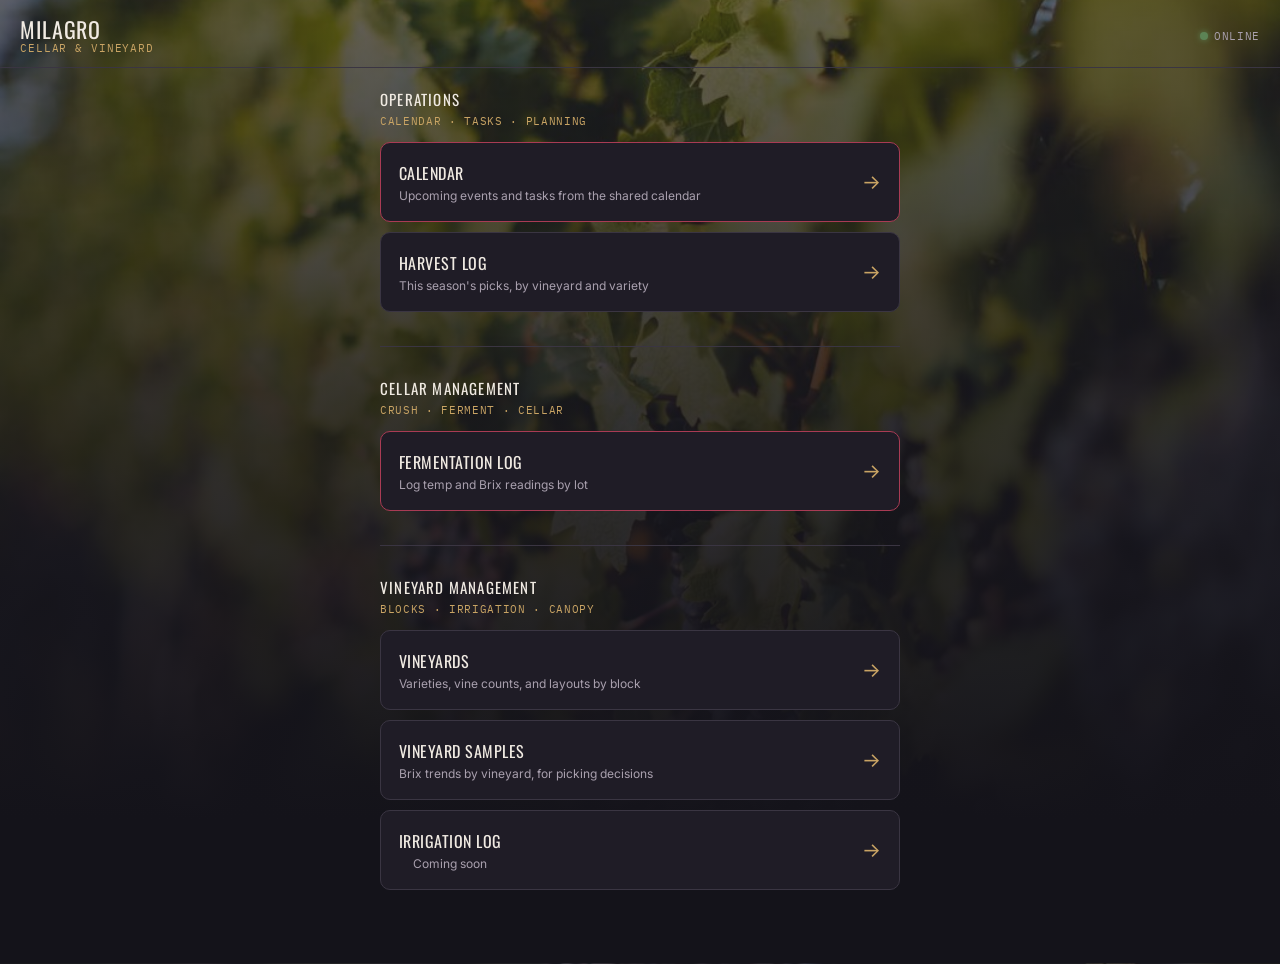
<file: index.html>
<!DOCTYPE html>
<html lang="en">
<head>
<meta charset="UTF-8" />
<meta name="viewport" content="width=device-width, initial-scale=1, viewport-fit=cover, maximum-scale=1" />
<title>Milagro</title>
<meta name="theme-color" content="#14131A" />
<link rel="manifest" href="manifest.json" />
<link rel="icon" href="icons/icon-192.png" />
<link rel="apple-touch-icon" href="icons/apple-touch-icon.png" />
<link rel="preconnect" href="https://fonts.googleapis.com">
<link href="https://fonts.googleapis.com/css2?family=Oswald:wght@500;600&family=Inter:wght@400;500;600&family=IBM+Plex+Mono:wght@400;500;600&display=swap" rel="stylesheet">
<link rel="stylesheet" href="styles.css" />
</head>
<body class="hub-page">

<header class="top">
  <div class="brand">
    <span class="mark">Milagro</span>
    <span class="sub">Cellar &amp; Vineyard</span>
  </div>
  <div class="status-dot" id="statusDot">
    <span class="dot"></span>
    <span id="statusText">Online</span>
  </div>
</header>

<main>

  <div class="hub-block">
    <div class="hub-block-title">Operations</div>
    <div class="hub-block-sub">calendar &middot; tasks &middot; planning</div>

    <a class="hub-btn primary" href="schedule.html">
      <div>
        <div class="label">Calendar</div>
        <div class="desc">Upcoming events and tasks from the shared calendar</div>
      </div>
      <span class="arrow">&rarr;</span>
    </a>

    <a class="hub-btn" href="harvest-log.html">
      <div>
        <div class="label">Harvest Log</div>
        <div class="desc">This season's picks, by vineyard and variety</div>
      </div>
      <span class="arrow">&rarr;</span>
    </a>
  </div>

  <hr class="hub-divider" />

  <div class="hub-block">
    <div class="hub-block-title">Cellar Management</div>
    <div class="hub-block-sub">crush &middot; ferment &middot; cellar</div>

    <a class="hub-btn primary" href="ferm-log.html">
      <div>
        <div class="label">Fermentation Log</div>
        <div class="desc">Log temp and Brix readings by lot</div>
      </div>
      <span class="arrow">&rarr;</span>
    </a>
  </div>

  <hr class="hub-divider" />

  <div class="hub-block">
    <div class="hub-block-title">Vineyard Management</div>
    <div class="hub-block-sub">blocks &middot; irrigation &middot; canopy</div>

    <a class="hub-btn" href="vineyards.html">
      <div>
        <div class="label">Vineyards</div>
        <div class="desc">Varieties, vine counts, and layouts by block</div>
      </div>
      <span class="arrow">&rarr;</span>
    </a>

    <a class="hub-btn" href="vineyard-samples.html">
      <div>
        <div class="label">Vineyard Samples</div>
        <div class="desc">Brix trends by vineyard, for picking decisions</div>
      </div>
      <span class="arrow">&rarr;</span>
    </a>

    <button class="hub-btn" id="irrigationBtn" type="button">
      <div>
        <div class="label">Irrigation Log</div>
        <div class="desc">Coming soon</div>
      </div>
      <span class="arrow">&rarr;</span>
    </button>
  </div>

</main>

<div id="toast"></div>

<script src="common.js"></script>
<script src="hub.js"></script>
</body>
</html>
</file>
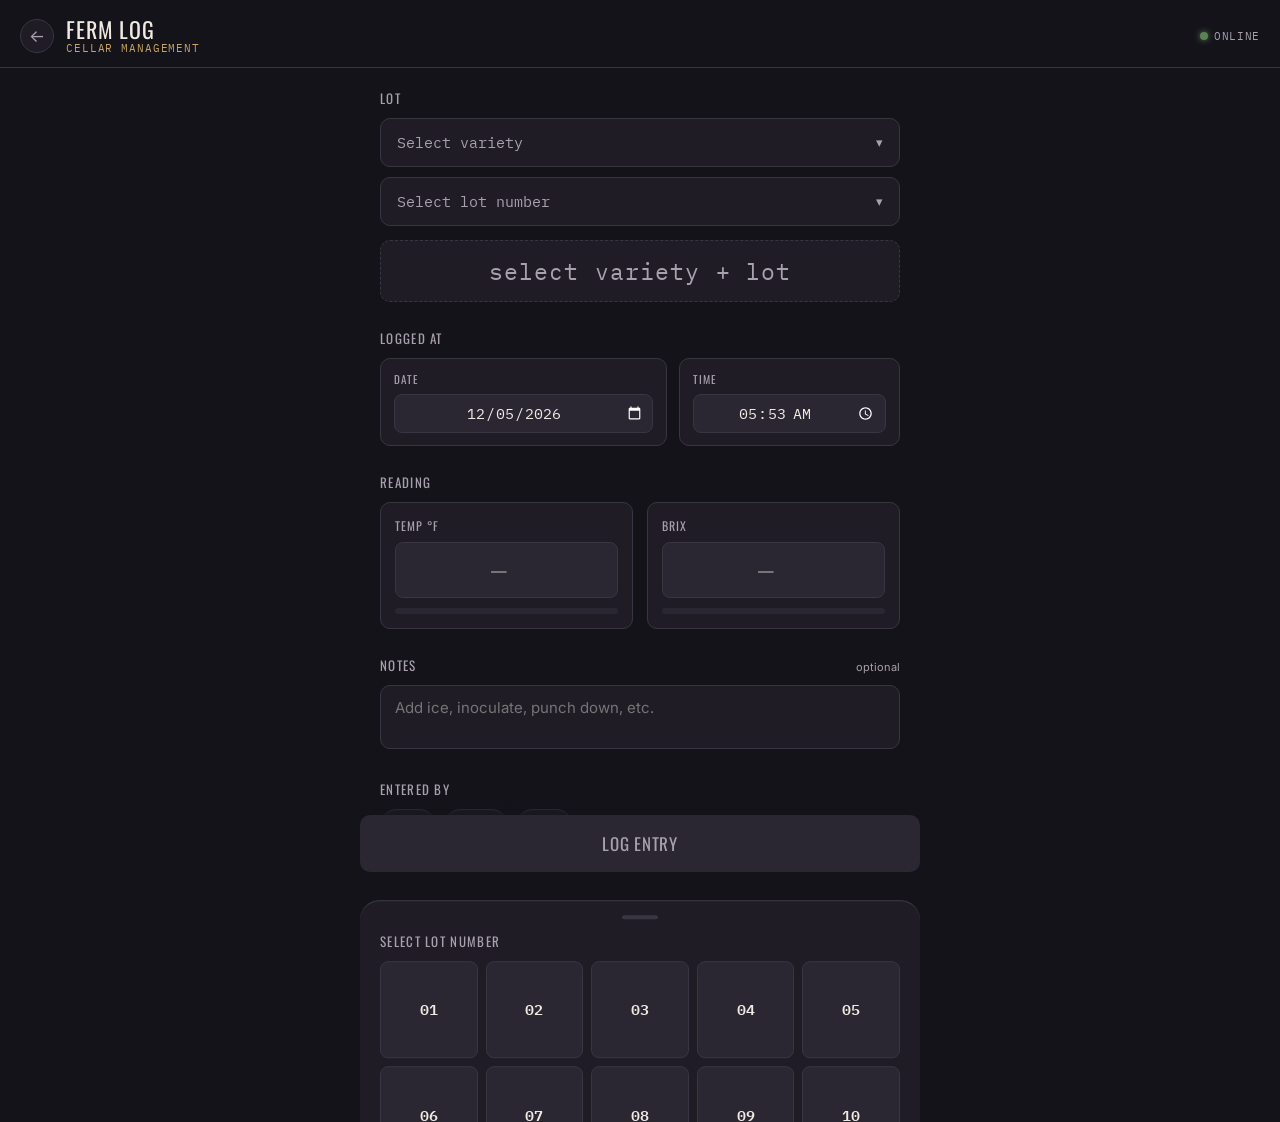
<file: ferm-log.html>
<!DOCTYPE html>
<html lang="en">
<head>
<meta charset="UTF-8" />
<meta name="viewport" content="width=device-width, initial-scale=1, viewport-fit=cover, maximum-scale=1" />
<title>Ferm Log — Milagro</title>
<meta name="theme-color" content="#14131A" />
<link rel="manifest" href="manifest.json" />
<link rel="icon" href="icons/icon-192.png" />
<link rel="apple-touch-icon" href="icons/apple-touch-icon.png" />
<link rel="preconnect" href="https://fonts.googleapis.com">
<link href="https://fonts.googleapis.com/css2?family=Oswald:wght@500;600&family=Inter:wght@400;500;600&family=IBM+Plex+Mono:wght@400;500;600&display=swap" rel="stylesheet">
<link rel="stylesheet" href="styles.css" />
</head>
<body class="has-submit-bar">

<header class="top">
  <div class="back-row">
    <a class="back-arrow" href="index.html">&larr;</a>
    <div class="brand">
      <span class="mark">Ferm Log</span>
      <span class="sub">Cellar Management</span>
    </div>
  </div>
  <div class="status-dot" id="statusDot">
    <span class="dot"></span>
    <span id="statusText">Online</span>
  </div>
</header>

<main>

  <section>
    <div class="section-label">Lot</div>
    <div class="picker-field" id="varietyField">
      <span class="val" id="varietyVal">Select variety</span>
      <span class="chev">&#9662;</span>
    </div>
    <div class="picker-row-gap picker-field" id="lotField">
      <span class="val" id="lotVal">Select lot number</span>
      <span class="chev">&#9662;</span>
    </div>
    <div class="code-readout" id="codeReadout">select variety + lot</div>
  </section>

  <section>
    <div class="section-label">Logged at</div>
    <div class="datetime-row">
      <div class="datetime-field">
        <label for="dateInput">Date</label>
        <input type="date" id="dateInput" />
      </div>
      <div class="datetime-field">
        <label for="timeInput">Time</label>
        <input type="time" id="timeInput" />
      </div>
    </div>
  </section>

  <section>
    <div class="section-label">Reading</div>
    <div class="gauge-row">
      <div class="gauge-field">
        <label for="tempInput">Temp &deg;F</label>
        <input type="number" inputmode="decimal" id="tempInput" placeholder="&mdash;" step="0.1" />
        <div class="gauge-track" id="tempTrack"><div class="gauge-fill" id="tempFill"></div></div>
      </div>
      <div class="gauge-field">
        <label for="brixInput">Brix</label>
        <input type="number" inputmode="decimal" id="brixInput" placeholder="&mdash;" step="0.1" />
        <div class="gauge-track" id="brixTrack"><div class="gauge-fill" id="brixFill"></div></div>
      </div>
    </div>
  </section>

  <section>
    <div class="section-label">Notes <span class="hint">optional</span></div>
    <textarea id="notesInput" placeholder="Add ice, inoculate, punch down, etc."></textarea>
  </section>

  <section>
    <div class="section-label">Entered by</div>
    <div class="chip-row" id="nameChips"></div>
    <input type="text" class="text-input" id="nameInput" placeholder="Type your name" />
  </section>

  <section>
    <div class="section-label">
      Recent entries <span class="hint">this session</span>
    </div>
    <div class="recent-list" id="recentList">
      <div class="empty-note">Logged entries will show up here.</div>
    </div>
  </section>

</main>

<div class="submit-bar">
  <div class="submit-inner">
    <button class="log-btn" id="logBtn" disabled>Log Entry</button>
  </div>
  <div class="pending-badge" id="pendingBadge"></div>
</div>

<div id="toast"></div>

<div class="sheet-backdrop" id="sheetBackdrop"></div>

<div class="sheet" id="varietySheet">
  <div class="sheet-handle"></div>
  <div class="sheet-title">Select variety</div>
  <div class="sheet-list" id="varietyList"></div>
</div>

<div class="sheet" id="lotSheet">
  <div class="sheet-handle"></div>
  <div class="sheet-title">Select lot number</div>
  <div class="lot-sheet-grid" id="lotGrid"></div>
</div>

<script src="common.js"></script>
<script src="ferm.js"></script>
</body>
</html>
</file>
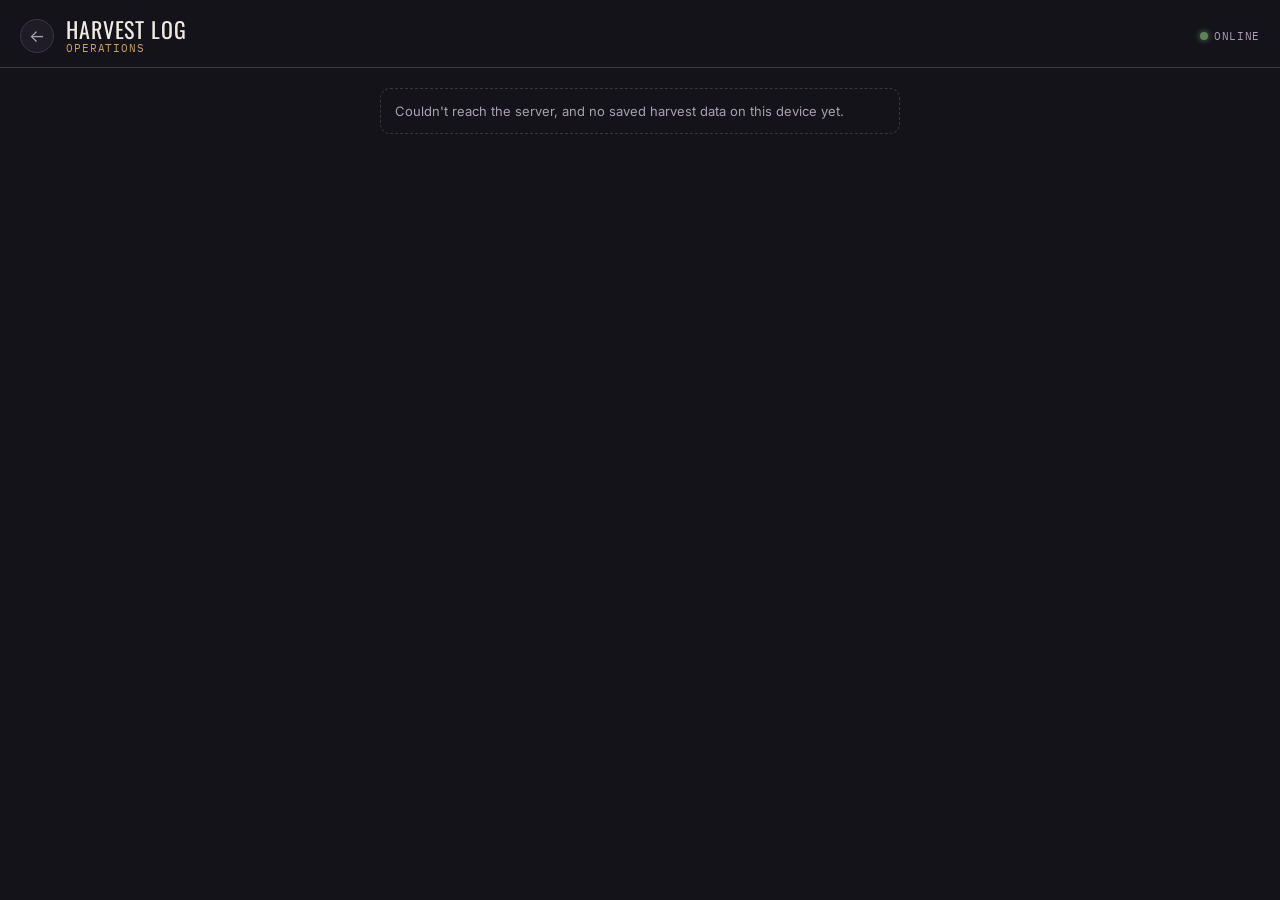
<file: harvest-log.html>
<!DOCTYPE html>
<html lang="en">
<head>
<meta charset="UTF-8" />
<meta name="viewport" content="width=device-width, initial-scale=1, viewport-fit=cover, maximum-scale=1" />
<title>Harvest Log — Milagro</title>
<meta name="theme-color" content="#14131A" />
<link rel="manifest" href="manifest.json" />
<link rel="icon" href="icons/icon-192.png" />
<link rel="apple-touch-icon" href="icons/apple-touch-icon.png" />
<link rel="preconnect" href="https://fonts.googleapis.com">
<link href="https://fonts.googleapis.com/css2?family=Oswald:wght@500;600&family=Inter:wght@400;500;600&family=IBM+Plex+Mono:wght@400;500;600&display=swap" rel="stylesheet">
<link rel="stylesheet" href="styles.css" />
</head>
<body>

<header class="top">
  <div class="back-row">
    <a class="back-arrow" href="index.html">&larr;</a>
    <div class="brand">
      <span class="mark">Harvest Log</span>
      <span class="sub">Operations</span>
    </div>
  </div>
  <div class="status-dot" id="statusDot">
    <span class="dot"></span>
    <span id="statusText">Online</span>
  </div>
</header>

<main>
  <div id="loadingNote" class="empty-note">Loading harvest data&hellip;</div>

  <div id="harvestBody" style="display:none;">
    <div class="stat-grid">
      <div class="stat-box wide">
        <div class="label">Total harvested</div>
        <div class="value brass" id="statTotal">—</div>
      </div>
      <div class="stat-box">
        <div class="label">Picking days</div>
        <div class="value" id="statDays">—</div>
        <div class="sub" id="statRange">—</div>
      </div>
      <div class="stat-box">
        <div class="label">Vineyards picked</div>
        <div class="value" id="statVineyards">—</div>
      </div>
    </div>

    <div class="section-label">By variety</div>
    <div class="stack-bar" id="stackBar"></div>
    <div class="variety-list" id="varietyList"></div>

    <div class="section-label">Picking log</div>
    <div id="tlBody"></div>
  </div>
</main>

<div id="toast"></div>

<script src="common.js"></script>
<script src="harvest.js"></script>
</body>
</html>
</file>
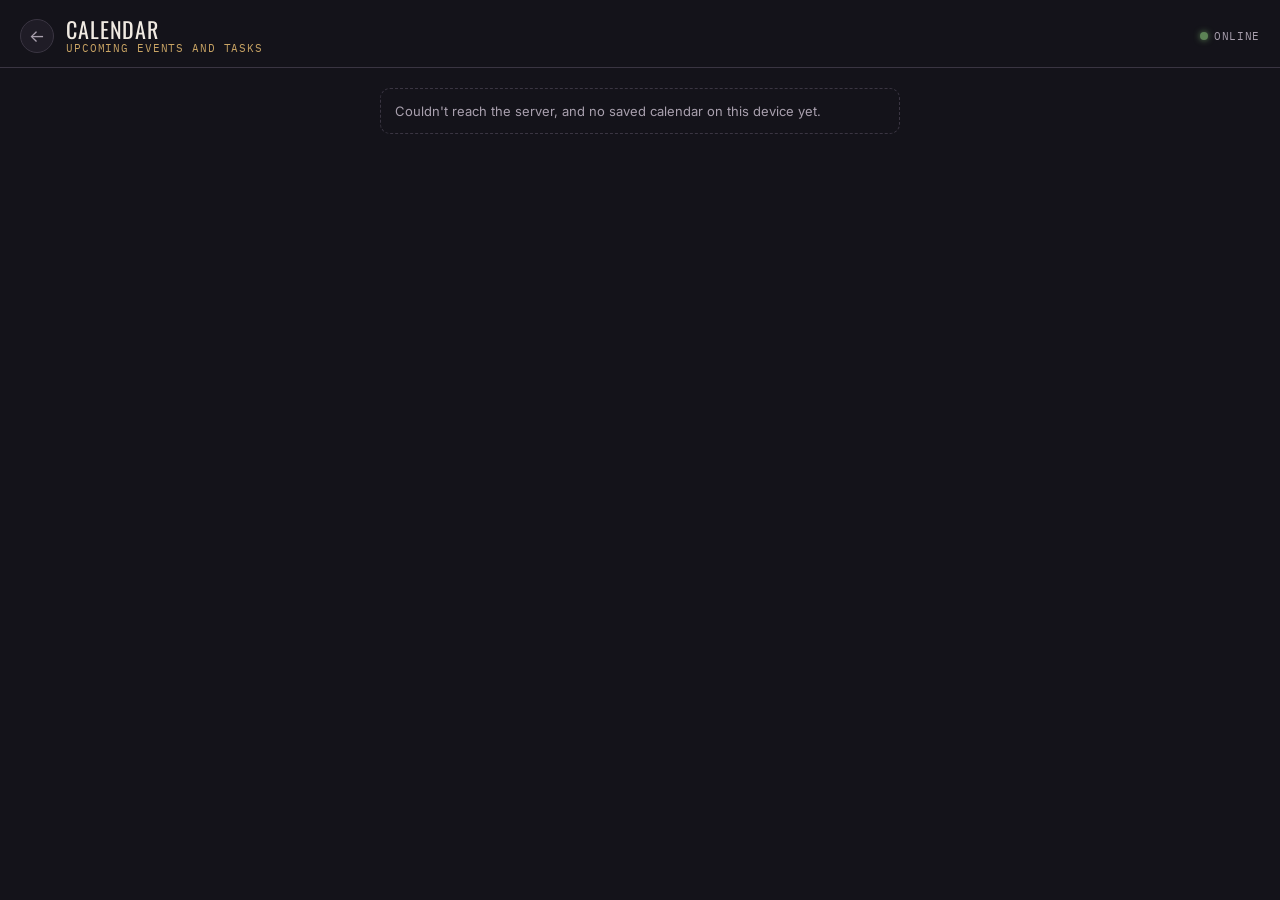
<file: schedule.html>
<!DOCTYPE html>
<html lang="en">
<head>
<meta charset="UTF-8" />
<meta name="viewport" content="width=device-width, initial-scale=1, viewport-fit=cover, maximum-scale=1" />
<title>Calendar — Milagro</title>
<meta name="theme-color" content="#14131A" />
<link rel="manifest" href="manifest.json" />
<link rel="icon" href="icons/icon-192.png" />
<link rel="apple-touch-icon" href="icons/apple-touch-icon.png" />
<link rel="preconnect" href="https://fonts.googleapis.com">
<link href="https://fonts.googleapis.com/css2?family=Oswald:wght@500;600&family=Inter:wght@400;500;600&family=IBM+Plex+Mono:wght@400;500;600&display=swap" rel="stylesheet">
<link rel="stylesheet" href="styles.css" />
</head>
<body>

<header class="top">
  <div class="back-row">
    <a class="back-arrow" href="index.html">&larr;</a>
    <div class="brand">
      <span class="mark">Calendar</span>
      <span class="sub">Upcoming events and tasks</span>
    </div>
  </div>
  <div class="status-dot" id="statusDot">
    <span class="dot"></span>
    <span id="statusText">Online</span>
  </div>
</header>

<main>

  <div id="loadingNote" class="empty-note">Loading calendar&hellip;</div>

  <div id="scheduleContent" style="display:none;">

    <section>
      <div class="week-strip" id="weekStrip"></div>
      <div class="chip-row" id="filterChips"></div>
    </section>

    <section>
      <div class="section-label">Agenda</div>
      <div id="scheduleList"></div>
    </section>

  </div>

</main>

<div id="toast"></div>

<script src="common.js"></script>
<script src="schedule.js"></script>
</body>
</html>
</file>
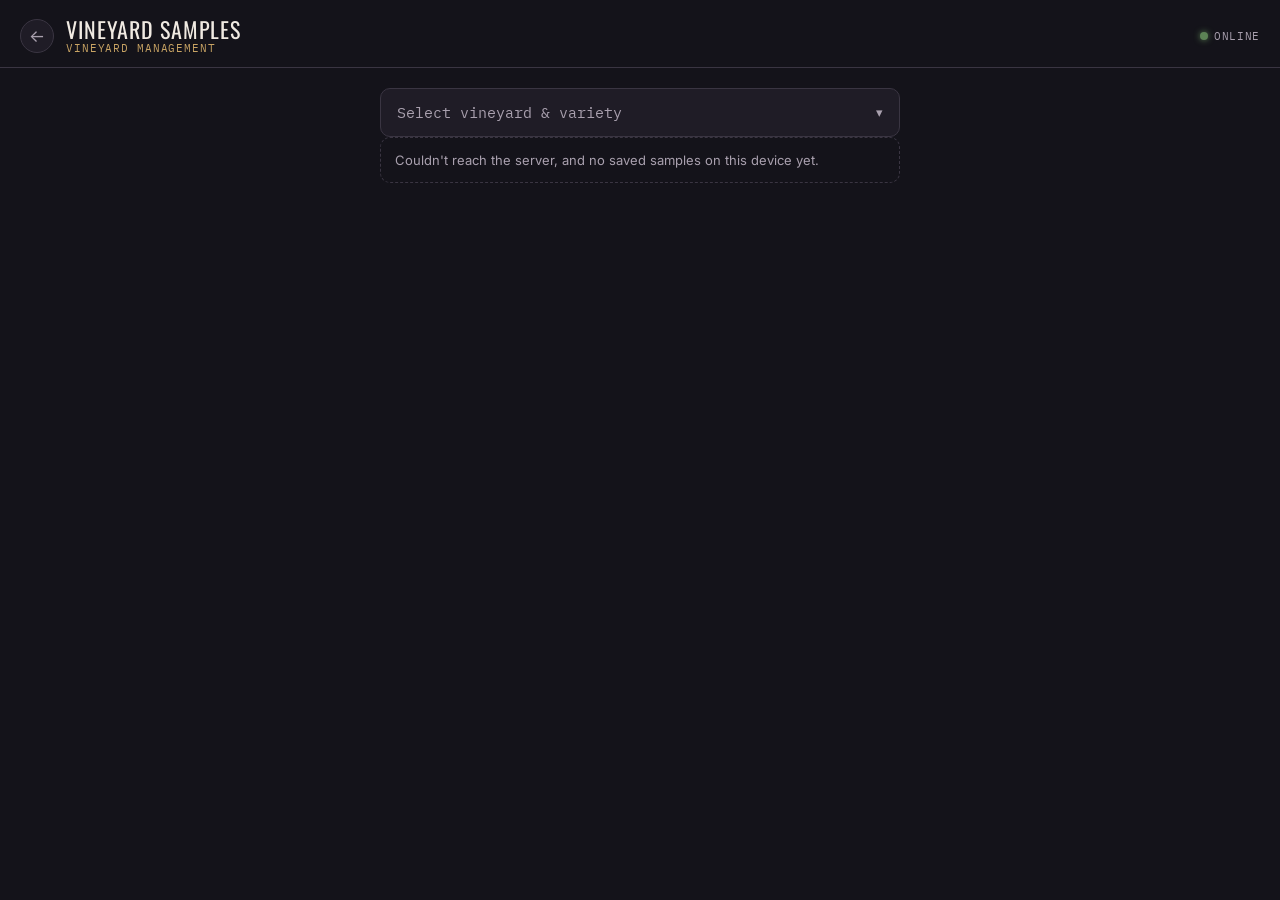
<file: vineyard-samples.html>
<!DOCTYPE html>
<html lang="en">
<head>
<meta charset="UTF-8" />
<meta name="viewport" content="width=device-width, initial-scale=1, viewport-fit=cover, maximum-scale=1" />
<title>Vineyard Samples — Milagro</title>
<meta name="theme-color" content="#14131A" />
<link rel="manifest" href="manifest.json" />
<link rel="icon" href="icons/icon-192.png" />
<link rel="apple-touch-icon" href="icons/apple-touch-icon.png" />
<link rel="preconnect" href="https://fonts.googleapis.com">
<link href="https://fonts.googleapis.com/css2?family=Oswald:wght@500;600&family=Inter:wght@400;500;600&family=IBM+Plex+Mono:wght@400;500;600&display=swap" rel="stylesheet">
<link rel="stylesheet" href="styles.css" />
</head>
<body>

<header class="top">
  <div class="back-row">
    <a class="back-arrow" href="index.html">&larr;</a>
    <div class="brand">
      <span class="mark">Vineyard Samples</span>
      <span class="sub">Vineyard Management</span>
    </div>
  </div>
  <div class="status-dot" id="statusDot">
    <span class="dot"></span>
    <span id="statusText">Online</span>
  </div>
</header>

<main>
  <div class="picker-field" id="comboField">
    <span class="val" id="comboVal">Select vineyard &amp; variety</span>
    <span class="chev">&#9662;</span>
  </div>

  <div id="loadingNote" class="empty-note">Loading 2026 samples&hellip;</div>

  <div id="dateListView" style="display:none;">
    <div class="section-label">Recent samples</div>
    <div id="dateList"></div>
  </div>

  <div id="comboView" style="display:none;">
    <a href="#" class="back-to-all" id="backToAll">&larr; All samples</a>
    <div class="stat-row" id="statRow"></div>

    <div class="chart-card">
      <div class="chart-legend">
        <span><span class="swatch actual"></span>Actual</span>
        <span><span class="swatch trend"></span>Trend, +5 days projected</span>
      </div>
      <div id="chartWrap"></div>
    </div>

    <div class="section-label">Sample log</div>
    <table class="sample-table" id="sampleTable"></table>
  </div>
</main>

<div id="toast"></div>

<div class="sheet-backdrop" id="sheetBackdrop"></div>
<div class="sheet" id="comboSheet">
  <div class="sheet-handle"></div>
  <div class="sheet-title">Select vineyard &amp; variety</div>
  <div class="sheet-list" id="comboList"></div>
</div>

<script src="common.js"></script>
<script src="vineyard-samples.js"></script>
</body>
</html>
</file>
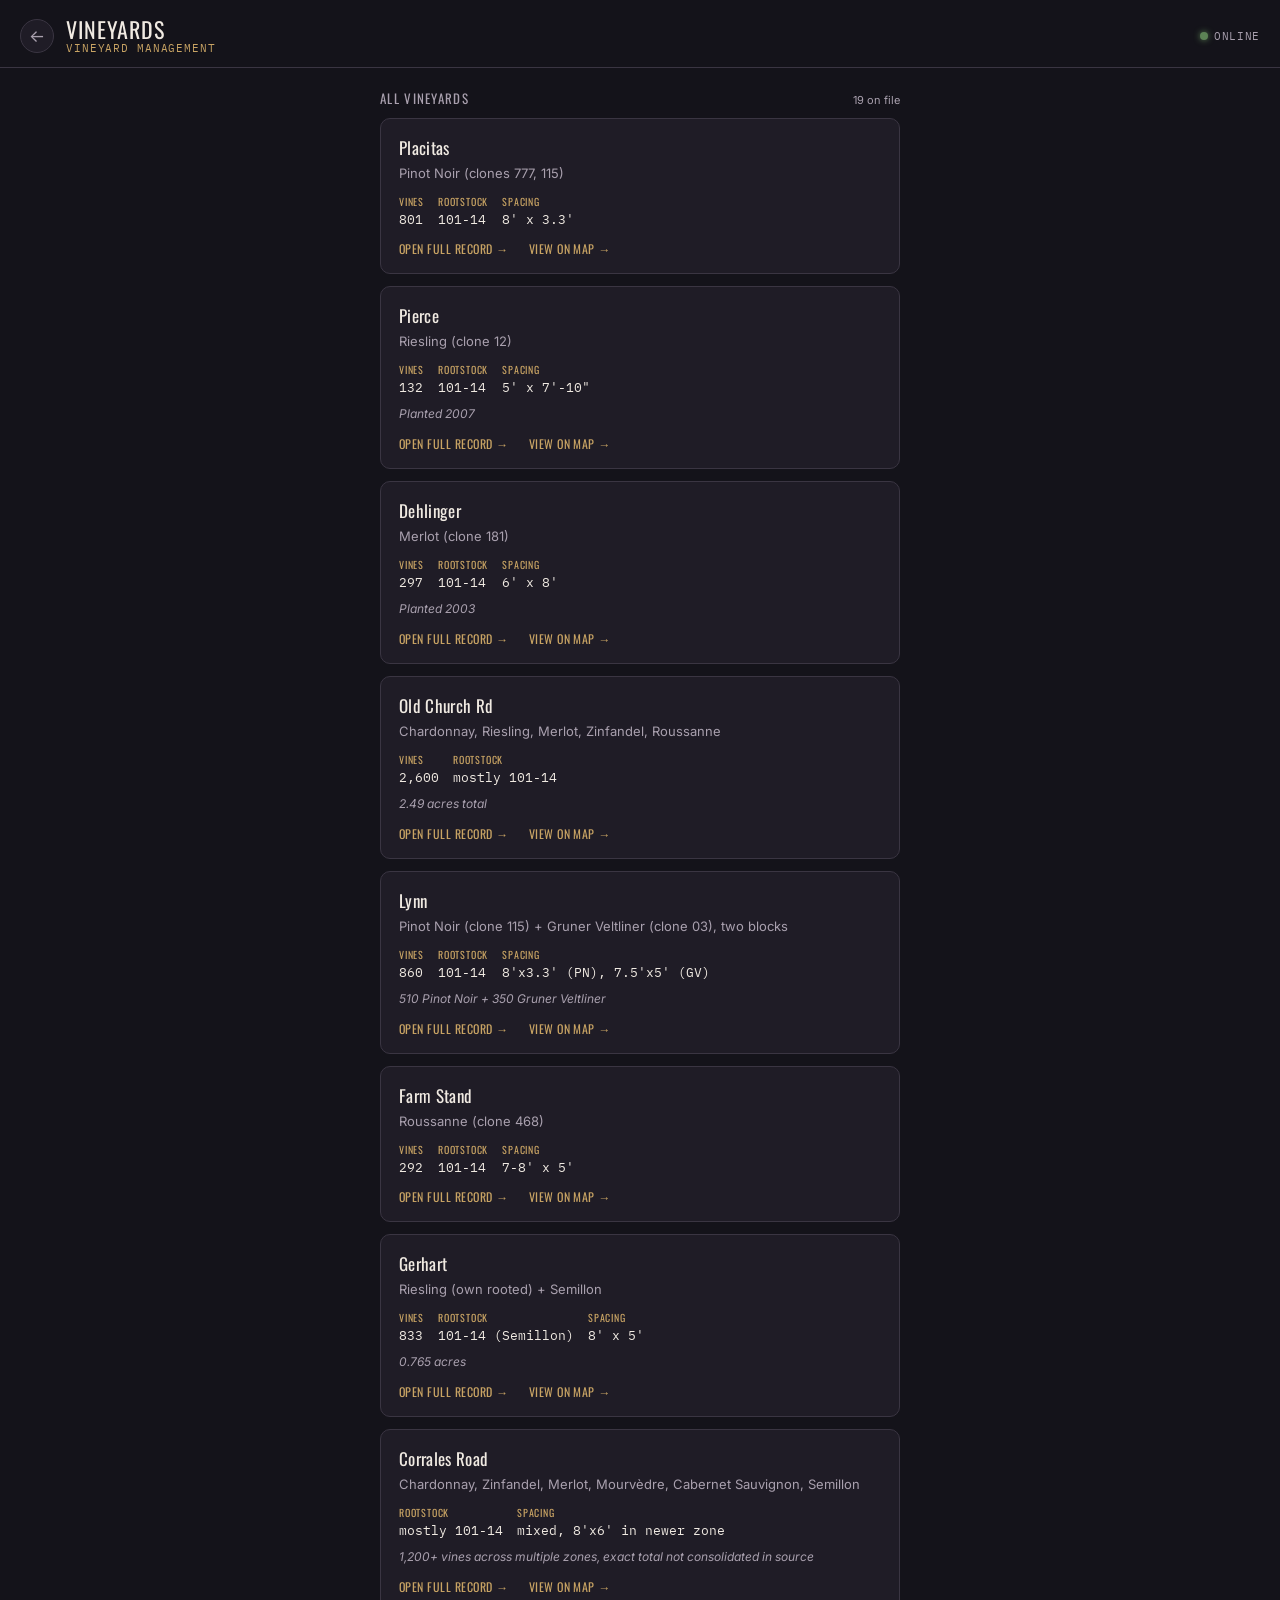
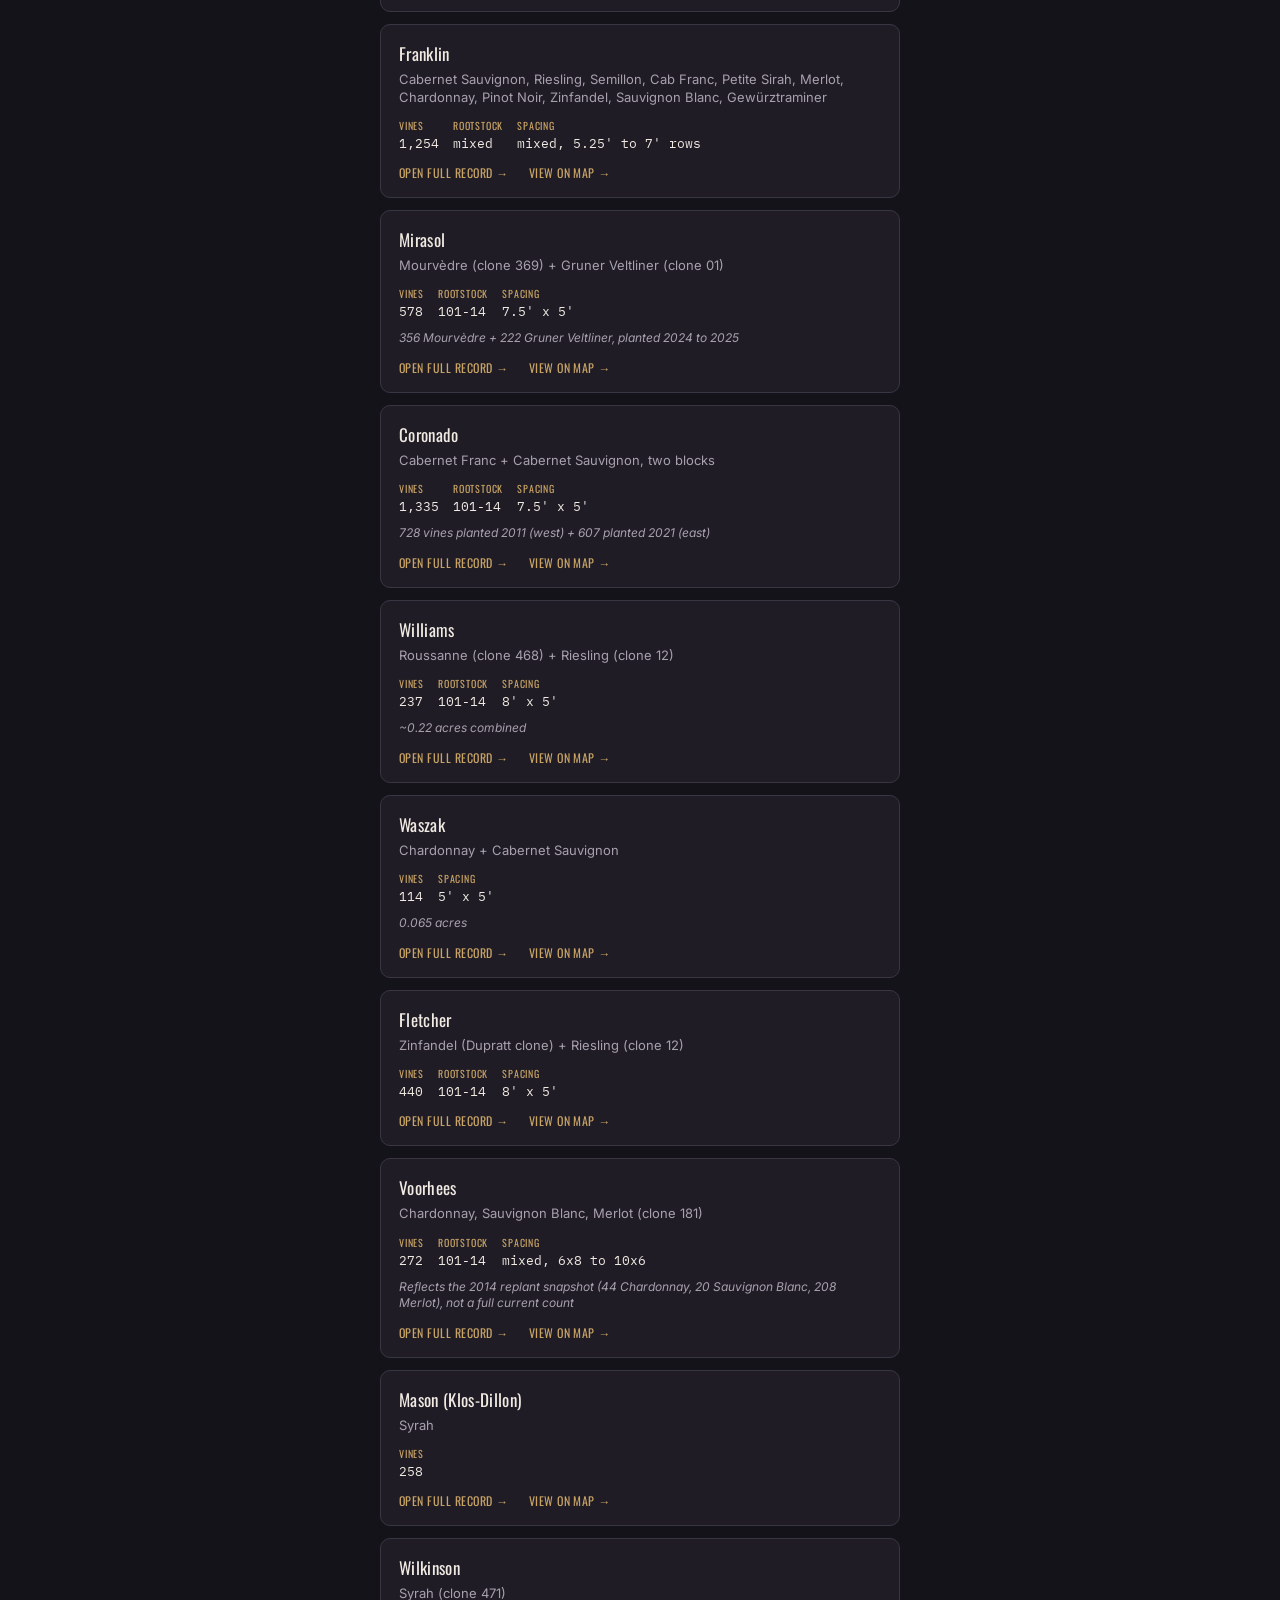
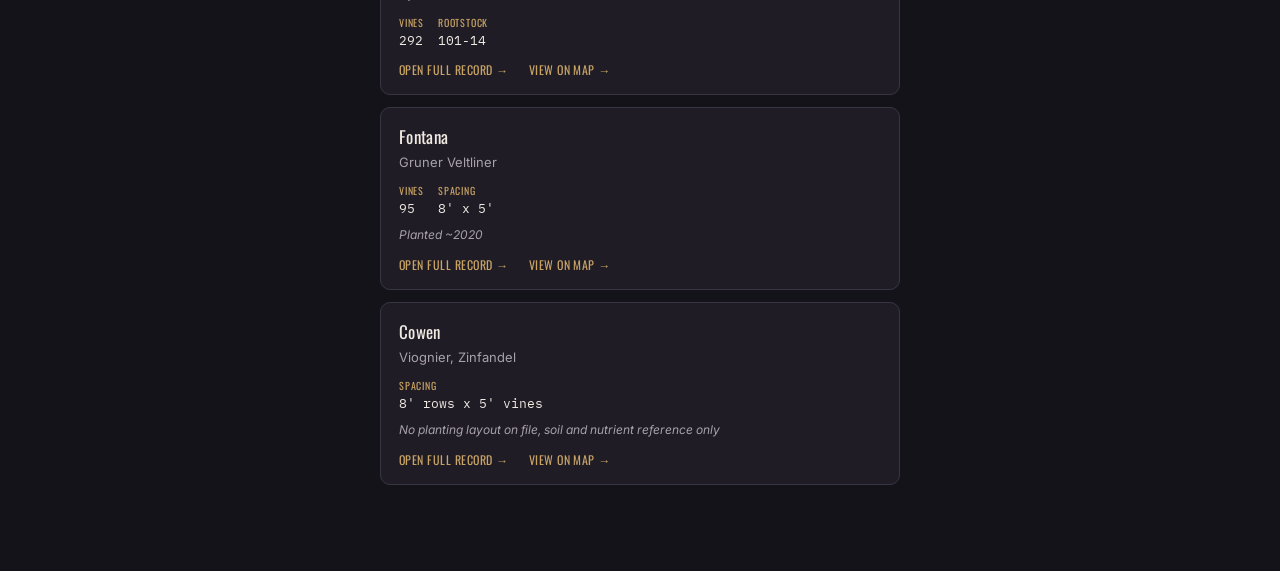
<file: vineyards.html>
<!DOCTYPE html>
<html lang="en">
<head>
<meta charset="UTF-8" />
<meta name="viewport" content="width=device-width, initial-scale=1, viewport-fit=cover, maximum-scale=1" />
<title>Vineyards — Milagro</title>
<meta name="theme-color" content="#14131A" />
<link rel="manifest" href="manifest.json" />
<link rel="icon" href="icons/icon-192.png" />
<link rel="apple-touch-icon" href="icons/apple-touch-icon.png" />
<link rel="preconnect" href="https://fonts.googleapis.com">
<link href="https://fonts.googleapis.com/css2?family=Oswald:wght@500;600&family=Inter:wght@400;500;600&family=IBM+Plex+Mono:wght@400;500;600&display=swap" rel="stylesheet">
<link rel="stylesheet" href="styles.css" />
</head>
<body>

<header class="top">
  <div class="back-row">
    <a class="back-arrow" href="index.html">&larr;</a>
    <div class="brand">
      <span class="mark">Vineyards</span>
      <span class="sub">Vineyard Management</span>
    </div>
  </div>
  <div class="status-dot" id="statusDot">
    <span class="dot"></span>
    <span id="statusText">Online</span>
  </div>
</header>

<main>
  <section>
    <div class="section-label">
      All vineyards <span class="hint" id="countHint"></span>
    </div>
    <div class="vineyard-list" id="vineyardList"></div>
  </section>
</main>

<div id="toast"></div>

<script src="common.js"></script>
<script src="vineyards.js"></script>
<script src="vineyards-render.js"></script>
</body>
</html>
</file>
<file: styles.css>
:root {
  --bg: #14131a;
  --surface: #1f1c26;
  --surface-raised: #2a2632;
  --border: #3a3542;
  --text: #f0eae2;
  --text-muted: #a9a0ae;
  --wine: #8c2f45;
  --wine-hover: #a93b54;
  --brass: #c9a464;
  --green: #5c8355;
  --hot: #c1622e;
  --cold: #4a7a94;
  --radius: 10px;
  --font-display: "Oswald", sans-serif;
  --font-body: "Inter", sans-serif;
  --font-data: "IBM Plex Mono", monospace;
}

* { box-sizing: border-box; }

html, body {
  margin: 0;
  padding: 0;
  background: var(--bg);
  color: var(--text);
  font-family: var(--font-body);
  -webkit-tap-highlight-color: transparent;
}

body {
  min-height: 100vh;
  padding-bottom: 40px;
}

body.hub-page {
  background:
    linear-gradient(180deg, rgba(20,19,26,0.62) 0%, rgba(20,19,26,0.85) 45%, var(--bg) 85%),
    url("vineyard-bg.jpg");
  background-size: cover;
  background-position: center;
  background-repeat: no-repeat;
}

::selection { background: var(--wine); color: var(--text); }

button, input, textarea { font-family: inherit; color: inherit; }

button:focus-visible,
input:focus-visible,
textarea:focus-visible,
[tabindex]:focus-visible {
  outline: 2px solid var(--brass);
  outline-offset: 2px;
}

a { color: inherit; text-decoration: none; }

/* ---------- Header ---------- */
header.top {
  display: flex;
  align-items: center;
  justify-content: space-between;
  padding: 18px 20px 12px;
  border-bottom: 1px solid var(--border);
}

.back-row { display: flex; align-items: center; gap: 12px; }

.back-arrow {
  width: 34px; height: 34px;
  border-radius: 50%;
  background: var(--surface);
  border: 1px solid var(--border);
  display: flex; align-items: center; justify-content: center;
  font-size: 17px; color: var(--text-muted);
  cursor: pointer;
}

.brand { display: flex; flex-direction: column; line-height: 1.05; }

.brand .mark {
  font-family: var(--font-display);
  font-size: 22px;
  letter-spacing: 0.04em;
  text-transform: uppercase;
  color: var(--text);
}

.brand .sub {
  font-family: var(--font-data);
  font-size: 11px;
  letter-spacing: 0.08em;
  text-transform: uppercase;
  color: var(--brass);
  margin-top: 2px;
}

.status-dot {
  display: flex; align-items: center; gap: 6px;
  font-family: var(--font-data); font-size: 11px;
  letter-spacing: 0.06em; text-transform: uppercase;
  color: var(--text-muted);
}

.status-dot .dot {
  width: 8px; height: 8px; border-radius: 50%;
  background: var(--green); box-shadow: 0 0 6px var(--green);
}

.status-dot.offline .dot {
  background: var(--hot); box-shadow: 0 0 6px var(--hot);
}

/* ---------- Layout ---------- */
main {
  padding: 20px 20px 0;
  max-width: 560px;
  margin: 0 auto;
}

section { margin-bottom: 26px; }

.section-label {
  font-family: var(--font-display);
  font-size: 13px;
  letter-spacing: 0.1em;
  text-transform: uppercase;
  color: var(--text-muted);
  margin-bottom: 10px;
  display: flex; align-items: baseline; justify-content: space-between;
}

.section-label .hint {
  font-family: var(--font-body);
  font-size: 11px;
  text-transform: none;
  letter-spacing: normal;
  color: var(--text-muted);
}

/* ---------- Hub ---------- */
.hub-block { margin-bottom: 34px; }

.hub-block-title {
  font-family: var(--font-display);
  font-size: 15px;
  letter-spacing: 0.08em;
  text-transform: uppercase;
  color: var(--text);
  margin-bottom: 4px;
}

.hub-block-sub {
  font-family: var(--font-data);
  font-size: 11px;
  letter-spacing: 0.06em;
  text-transform: uppercase;
  color: var(--brass);
  margin-bottom: 14px;
}

.hub-divider {
  border: none;
  border-top: 1px solid var(--border);
  margin: 30px 0;
}

.hub-btn {
  display: flex;
  align-items: center;
  justify-content: space-between;
  width: 100%;
  background: var(--surface);
  border: 1px solid var(--border);
  border-radius: var(--radius);
  padding: 18px 18px;
  cursor: pointer;
  margin-bottom: 10px;
  transition: border-color 0.15s ease, transform 0.1s ease;
}

.hub-btn:active { transform: scale(0.99); }

.hub-btn .label {
  font-family: var(--font-display);
  font-size: 16px;
  letter-spacing: 0.03em;
  text-transform: uppercase;
  color: var(--text);
}

.hub-btn .desc {
  font-size: 12px;
  color: var(--text-muted);
  margin-top: 3px;
  font-family: var(--font-body);
  text-transform: none;
  letter-spacing: normal;
}

.hub-btn .arrow { font-size: 20px; color: var(--brass); }

.hub-btn.primary { border-color: var(--wine-hover); }
.hub-btn.primary:hover { border-color: var(--brass); }

/* ---------- Picker fields + bottom sheets ---------- */
.picker-field {
  width: 100%;
  display: flex; align-items: center; justify-content: space-between;
  background: var(--surface); border: 1px solid var(--border); border-radius: var(--radius);
  padding: 14px 16px; cursor: pointer; transition: border-color .12s ease;
}
.picker-field.filled { border-color: var(--brass); }
.picker-field .val { font-family: var(--font-data); font-size: 15px; color: var(--text-muted); }
.picker-field.filled .val { color: var(--brass); font-weight: 600; }
.picker-field .chev { color: var(--text-muted); font-size: 13px; }
.picker-row-gap { margin-top: 10px; }

.sheet-backdrop {
  position: fixed; inset: 0; background: rgba(0,0,0,0.55);
  opacity: 0; pointer-events: none; transition: opacity .2s ease; z-index: 18;
}
.sheet-backdrop.open { opacity: 1; pointer-events: auto; }

.sheet {
  position: fixed; left: 0; right: 0; bottom: 0;
  background: var(--surface); border-top: 1px solid var(--border);
  border-radius: 20px 20px 0 0;
  padding: 10px 20px 26px;
  transform: translateY(100%);
  transition: transform .25s ease;
  z-index: 19;
  max-height: 70vh;
  display: flex; flex-direction: column;
  max-width: 560px;
  margin: 0 auto;
}
.sheet.open { transform: translateY(0); }
.sheet-handle { width: 36px; height: 4px; border-radius: 2px; background: var(--border); margin: 4px auto 12px; }
.sheet-title { font-family: var(--font-display); font-size: 13px; letter-spacing: .1em; text-transform: uppercase; color: var(--text-muted); margin-bottom: 10px; }
.sheet-list { overflow-y: auto; display: flex; flex-direction: column; gap: 6px; }

.variety-row {
  display: flex; align-items: center; justify-content: space-between;
  background: var(--surface-raised); border: 1px solid var(--border); border-radius: 8px;
  padding: 13px 15px; cursor: pointer; transition: all .12s ease;
}
.variety-row.selected { background: var(--wine); border-color: var(--wine-hover); }
.variety-row .name { font-size: 14px; color: var(--text); }
.variety-row .code { font-family: var(--font-data); font-size: 12px; color: var(--brass); background: rgba(201,164,100,0.12); padding: 3px 8px; border-radius: 5px; }
.variety-row.selected .code { background: rgba(0,0,0,0.2); color: var(--text); }
.variety-row:active { transform: scale(0.98); }

.lot-sheet-grid { display: grid; grid-template-columns: repeat(5, 1fr); gap: 8px; }
.lot-num {
  aspect-ratio: 1; border-radius: 8px;
  background: var(--surface-raised); border: 1px solid var(--border);
  color: var(--text); font-family: var(--font-data); font-size: 15px; font-weight: 600;
  display: flex; align-items: center; justify-content: center; cursor: pointer; transition: all .12s ease;
}
.lot-num.selected { background: var(--brass); color: #14131a; border-color: var(--brass); }
.lot-num:active { transform: scale(0.93); }

.code-readout {
  margin-top: 14px; padding: 15px; border-radius: var(--radius);
  background: var(--surface); border: 1px dashed var(--border);
  text-align: center; font-family: var(--font-data); font-size: 23px; letter-spacing: .05em;
  color: var(--text-muted); transition: all .2s ease;
}
.code-readout.filled { color: var(--brass); border: 1px solid var(--brass); background: var(--surface-raised); }

/* ---------- Date / time ---------- */
.datetime-row { display: grid; grid-template-columns: 1.3fr 1fr; gap: 12px; }
.datetime-field { background: var(--surface); border: 1px solid var(--border); border-radius: var(--radius); padding: 12px 13px; }
.datetime-field label { font-family: var(--font-display); font-size: 11px; letter-spacing: .08em; text-transform: uppercase; color: var(--text-muted); display: block; margin-bottom: 7px; }
.datetime-field input {
  width: 100%; background: var(--surface-raised); border: 1px solid var(--border); border-radius: 8px;
  color: var(--text); font-family: var(--font-data); font-size: 15px; padding: 8px; text-align: center;
  color-scheme: dark;
}

/* ---------- Gauge readouts ---------- */
.gauge-row { display: grid; grid-template-columns: 1fr 1fr; gap: 14px; }
.gauge-field { background: var(--surface); border: 1px solid var(--border); border-radius: var(--radius); padding: 14px; }
.gauge-field label {
  font-family: var(--font-display); font-size: 12px; letter-spacing: 0.08em;
  text-transform: uppercase; color: var(--text-muted); display: block; margin-bottom: 8px;
}
.gauge-field input {
  width: 100%; background: var(--surface-raised); border: 1px solid var(--border); border-radius: 8px;
  color: var(--text); font-family: var(--font-data); font-size: 26px; padding: 10px 12px; text-align: center;
}
.gauge-track {
  height: 6px; border-radius: 3px; background: var(--surface-raised);
  margin-top: 10px; overflow: hidden; position: relative;
}
.gauge-fill { height: 100%; border-radius: 3px; width: 0%; transition: width 0.25s ease, background 0.25s ease; }
#tempTrack .gauge-fill { background: linear-gradient(90deg, var(--cold), var(--hot)); }
#brixTrack .gauge-fill { background: var(--brass); }

/* ---------- Text inputs ---------- */
textarea, .text-input {
  width: 100%; background: var(--surface); border: 1px solid var(--border); border-radius: var(--radius);
  color: var(--text); font-size: 15px; padding: 12px 14px; resize: none;
}
textarea { min-height: 64px; }

/* ---------- Name chips ---------- */
.chip-row { display: flex; flex-wrap: wrap; gap: 8px; margin-bottom: 10px; }
.chip { background: var(--surface); border: 1px solid var(--border); border-radius: 999px; padding: 8px 14px; font-size: 13px; cursor: pointer; }
.chip.selected { background: var(--brass); border-color: var(--brass); color: #14131a; font-weight: 600; }

/* ---------- Submit bar ---------- */
.submit-bar {
  position: fixed; bottom: 0; left: 0; right: 0;
  background: linear-gradient(180deg, rgba(20,19,26,0) 0%, var(--bg) 30%);
  padding: 18px 20px 20px;
}
.submit-inner { max-width: 560px; margin: 0 auto; display: flex; gap: 10px; align-items: center; }

.log-btn {
  flex: 1; background: var(--wine); border: none; border-radius: var(--radius); color: var(--text);
  font-family: var(--font-display); font-size: 17px; letter-spacing: 0.04em; text-transform: uppercase;
  padding: 16px; cursor: pointer; transition: background 0.15s ease, transform 0.1s ease;
}
.log-btn:hover { background: var(--wine-hover); }
.log-btn:active { transform: scale(0.98); }
.log-btn:disabled { background: var(--surface-raised); color: var(--text-muted); cursor: not-allowed; }

.pending-badge { font-family: var(--font-data); font-size: 11px; color: var(--brass); text-align: center; margin-top: 8px; }

body.has-submit-bar { padding-bottom: 96px; }

/* ---------- Vineyard directory ---------- */
.vineyard-list { display: flex; flex-direction: column; gap: 12px; padding-bottom: 20px; }

.vineyard-card {
  background: var(--surface);
  border: 1px solid var(--border);
  border-radius: var(--radius);
  padding: 16px 18px;
}

.vineyard-name {
  font-family: var(--font-display);
  font-size: 17px;
  letter-spacing: 0.02em;
  color: var(--text);
}

.vineyard-varieties {
  font-size: 13px;
  color: var(--text-muted);
  margin-top: 4px;
  line-height: 1.4;
}

.vineyard-stats {
  display: flex;
  flex-wrap: wrap;
  gap: 14px;
  margin-top: 12px;
}

.vineyard-stats .stat {
  font-family: var(--font-data);
  font-size: 13px;
  color: var(--text);
  display: flex;
  flex-direction: column;
}

.vineyard-stats .stat-label {
  font-family: var(--font-display);
  font-size: 10px;
  letter-spacing: 0.08em;
  text-transform: uppercase;
  color: var(--brass);
  margin-bottom: 2px;
}

.vineyard-note {
  font-size: 12px;
  color: var(--text-muted);
  font-style: italic;
  margin-top: 10px;
  line-height: 1.4;
}

.vineyard-links {
  display: flex;
  gap: 20px;
  margin-top: 12px;
}

.vineyard-link {
  display: inline-block;
  font-family: var(--font-display);
  font-size: 12px;
  letter-spacing: 0.04em;
  text-transform: uppercase;
  color: var(--brass);
}

/* ---------- Vineyard Samples ---------- */
.back-to-all {
  display: inline-block; font-family: var(--font-display); font-size: 12px; letter-spacing: 0.04em;
  text-transform: uppercase; color: var(--brass); text-decoration: none; margin-bottom: 14px;
}

.date-group { margin-bottom: 16px; }
.date-group-header {
  font-family: var(--font-data); font-size: 11px; letter-spacing: 0.06em; text-transform: uppercase;
  color: var(--brass); margin-bottom: 6px; padding-bottom: 4px; border-bottom: 1px solid var(--border);
}
.date-group-header.overdue { color: var(--hot); }
.date-row {
  display: flex; align-items: center; justify-content: space-between;
  padding: 9px 2px; font-size: 14px; cursor: pointer;
}
.date-row:active { opacity: 0.7; }
.date-row .who { color: var(--text); }
.date-row .who .variety { color: var(--text-muted); }
.date-row .val { font-family: var(--font-data); color: var(--brass); font-weight: 600; }

.stat-row { display: flex; gap: 10px; margin-bottom: 18px; }
.stat-chip { flex: 1; background: var(--surface); border: 1px solid var(--border); border-radius: var(--radius); padding: 10px 12px; }
.stat-chip .label { font-family: var(--font-display); font-size: 10px; letter-spacing: 0.08em; text-transform: uppercase; color: var(--text-muted); margin-bottom: 4px; }
.stat-chip .value { font-family: var(--font-data); font-size: 17px; color: var(--text); }
.stat-chip .value.brass { color: var(--brass); }

.chart-card { background: var(--surface); border: 1px solid var(--border); border-radius: var(--radius); padding: 14px 14px 6px; margin-bottom: 16px; }
.chart-legend { display: flex; gap: 16px; margin-bottom: 8px; font-size: 11px; color: var(--text-muted); font-family: var(--font-data); }
.chart-legend span { display: flex; align-items: center; gap: 5px; }
.swatch { width: 12px; height: 2px; display: inline-block; }
.swatch.actual { background: var(--brass); height: 3px; }
.swatch.trend { background: repeating-linear-gradient(90deg, var(--text-muted) 0 4px, transparent 4px 7px); }

.no-data { padding: 30px 10px; text-align: center; color: var(--text-muted); font-size: 13px; }

table.sample-table { width: 100%; border-collapse: collapse; font-family: var(--font-data); font-size: 12px; }
table.sample-table th {
  text-align: left; font-family: var(--font-display); font-size: 10px; letter-spacing: 0.06em; text-transform: uppercase;
  color: var(--brass); padding: 6px 4px; border-bottom: 1px solid var(--border);
}
table.sample-table td { padding: 6px 4px; border-bottom: 1px solid rgba(58,53,66,0.5); color: var(--text); }
table.sample-table td.muted { color: var(--text-muted); }

.variety-group-label {
  font-family: var(--font-display); font-size: 11px; letter-spacing: 0.1em; text-transform: uppercase;
  color: var(--brass); padding: 10px 6px 4px;
}
.combo-row {
  display: flex; align-items: center; justify-content: space-between; background: var(--surface-raised);
  border: 1px solid var(--border); border-radius: 8px; padding: 11px 13px; margin-bottom: 6px; cursor: pointer;
}
.combo-row.selected { background: var(--wine); border-color: var(--wine-hover); }
.combo-row .name { font-size: 13px; color: var(--text); }
.combo-row .n { font-family: var(--font-data); font-size: 11px; color: var(--text-muted); }

/* ---------- Schedule ---------- */
.week-strip {
  display: flex; gap: 8px; overflow-x: auto; padding: 2px 2px 10px;
  scroll-snap-type: x proximity; -webkit-overflow-scrolling: touch; scrollbar-width: none;
}
.week-strip::-webkit-scrollbar { display: none; }
.week-day {
  scroll-snap-align: start; flex-shrink: 0; width: 100px;
  background: var(--surface); border: 1px solid var(--border); border-radius: var(--radius);
  padding: 10px 9px 9px; display: flex; flex-direction: column; gap: 6px;
  cursor: pointer; transition: all .12s ease;
}
.week-day .wd-top { display: flex; align-items: baseline; gap: 6px; }
.week-day .wd-name { font-family: var(--font-display); font-size: 10px; letter-spacing: .06em; text-transform: uppercase; color: var(--text-muted); }
.week-day .wd-num { font-family: var(--font-data); font-size: 14px; font-weight: 600; color: var(--text); }
.week-day .wd-counts { display: flex; flex-direction: column; gap: 2px; }
.week-day .wd-count { font-family: var(--font-data); font-size: 11px; }
.week-day .wd-count.event { color: var(--cold); }
.week-day .wd-count.task { color: var(--brass); }
.week-day .wd-count.none { color: var(--text-muted); opacity: .5; }
.week-day.today { border-color: var(--brass); }
.week-day.today .wd-name { color: var(--brass); }
.week-day.selected { background: var(--wine); border-color: var(--wine-hover); }
.week-day.selected .wd-name, .week-day.selected .wd-num { color: var(--text); }
.week-day.selected .wd-count.event, .week-day.selected .wd-count.task { color: var(--text); }

.sched-row {
  display: flex; align-items: center; gap: 12px; padding: 11px 2px;
  border-bottom: 1px solid rgba(58,53,66,0.5);
}
.sched-row:last-child { border-bottom: none; }
.sched-row.event::before { content: ""; width: 7px; height: 7px; border-radius: 50%; background: var(--cold); flex-shrink: 0; }
.sched-time { font-family: var(--font-data); font-size: 12px; color: var(--cold); width: 72px; flex-shrink: 0; }
.sched-main { flex: 1; min-width: 0; }
.sched-title { font-size: 14px; color: var(--text); display: block; }
.sched-title.done { text-decoration: line-through; color: var(--text-muted); }
.sched-notes {
  display: block; font-size: 12px; color: var(--text-muted); line-height: 1.35; margin-top: 2px;
  white-space: nowrap; overflow: hidden; text-overflow: ellipsis;
}
.sched-row.expanded .sched-notes { white-space: normal; }
.sched-row.task.has-notes { cursor: pointer; }

.sched-check {
  width: 20px; height: 20px; border-radius: 5px; border: 1.5px solid var(--border);
  flex-shrink: 0; cursor: pointer; display: flex; align-items: center; justify-content: center;
  transition: all .12s ease;
}
.sched-check.done { background: var(--green); border-color: var(--green); }
.sched-check.done::after { content: "✓"; font-size: 12px; color: var(--bg); font-weight: 700; }
.sched-row.task.overdue .sched-check { border-color: var(--hot); }

.sched-due { font-family: var(--font-data); font-size: 11px; color: var(--text-muted); flex-shrink: 0; }
.sched-row.task.overdue .sched-due { color: var(--hot); }

/* ---------- Recent entries ---------- */
.recent-list { display: flex; flex-direction: column; gap: 8px; }
.recent-row {
  display: flex; justify-content: space-between; align-items: center;
  background: var(--surface); border: 1px solid var(--border); border-radius: var(--radius);
  padding: 10px 14px; font-size: 13px;
}
.recent-row .lot { font-family: var(--font-data); color: var(--brass); margin-right: 10px; }
.recent-row .meta { color: var(--text-muted); }
.recent-row .vals { font-family: var(--font-data); color: var(--text); }
.recent-row.queued { border-style: dashed; opacity: 0.75; }

.empty-note {
  font-size: 13px; color: var(--text-muted); padding: 14px;
  border: 1px dashed var(--border); border-radius: var(--radius);
}

/* ---------- Toast ---------- */
#toast {
  position: fixed; top: 16px; left: 50%;
  transform: translateX(-50%) translateY(-20px);
  background: var(--surface-raised); border: 1px solid var(--brass); color: var(--text);
  padding: 10px 18px; border-radius: 999px; font-size: 13px;
  opacity: 0; pointer-events: none; transition: opacity 0.2s ease, transform 0.2s ease;
  z-index: 25; white-space: nowrap;
}
#toast.show { opacity: 1; transform: translateX(-50%) translateY(0); }

@media (prefers-reduced-motion: reduce) {
  * { transition: none !important; }
}

/* ---------------------------------------------------------------
   Harvest Log — append to styles.css. All new class names, nothing
   here overlaps with existing rules (checked against Vineyard
   Samples' .stat-row/.stat-chip, which these deliberately don't reuse
   since the layouts differ — Harvest Log's stat-grid is 2-col with a
   "wide" spanning tile, Vineyard Samples' stat-row is a flat 3-across).
--------------------------------------------------------------- */

.stat-grid { display: grid; grid-template-columns: 1fr 1fr; gap: 10px; margin-bottom: 26px; }
.stat-box { background: var(--surface); border: 1px solid var(--border); border-radius: var(--radius); padding: 14px; }
.stat-box.wide { grid-column: 1 / -1; }
.stat-box .label { font-family: var(--font-display); font-size: 10px; letter-spacing: .08em; text-transform: uppercase; color: var(--text-muted); margin-bottom: 6px; }
.stat-box .value { font-family: var(--font-data); font-size: 20px; color: var(--text); }
.stat-box .value.brass { color: var(--brass); }
.stat-box .sub { font-family: var(--font-data); font-size: 11px; color: var(--text-muted); margin-top: 3px; }

.stack-bar { display: flex; height: 24px; border-radius: 6px; overflow: hidden; margin-bottom: 12px; }
.stack-seg { height: 100%; }
.variety-list { column-count: 2; column-gap: 16px; margin-bottom: 26px; }
.hv-variety-row {
  display: flex; align-items: center; justify-content: space-between;
  padding: 7px 0; font-size: 13px; border-bottom: 1px solid var(--border);
  break-inside: avoid;
}
.hv-variety-row .name { display: flex; align-items: flex-start; gap: 7px; color: var(--text); min-width: 0; }
.hv-variety-row .name .hv-swatch { margin-top: 4px; }
.hv-variety-row .hv-swatch { width: 9px; height: 9px; border-radius: 3px; flex-shrink: 0; }
.hv-variety-row .wt { font-family: var(--font-data); color: var(--brass); font-weight: 600; flex-shrink: 0; margin-left: 8px; }

.tl-date-group { margin-bottom: 18px; position: relative; padding-left: 18px; }
.tl-date-group::before {
  content: ""; position: absolute; left: 4px; top: 4px; bottom: -18px; width: 1px; background: var(--border);
}
.tl-date-group:last-child::before { display: none; }
.tl-dot {
  position: absolute; left: 0px; top: 3px; width: 9px; height: 9px; border-radius: 50%;
  background: var(--brass); border: 2px solid var(--bg);
}
.tl-date-header { display: flex; justify-content: space-between; align-items: baseline; margin-bottom: 8px; }
.tl-date-header .date { font-family: var(--font-display); font-size: 13px; letter-spacing: .05em; color: var(--text); text-transform: uppercase; }
.tl-date-header .daytotal { font-family: var(--font-data); font-size: 12px; color: var(--brass); }
.tl-entry {
  background: var(--surface); border: 1px solid var(--border); border-left: 3px solid transparent;
  border-radius: 8px; padding: 10px 12px; margin-bottom: 6px;
}
.tl-entry-top { display: flex; justify-content: space-between; align-items: flex-start; font-size: 13px; gap: 8px; }
.tl-entry-top .name-line { display: flex; align-items: flex-start; gap: 7px; min-width: 0; flex: 1 1 auto; }
.tl-entry-top .hv-swatch { width: 9px; height: 9px; border-radius: 3px; flex-shrink: 0; margin-top: 4px; }
.tl-entry-top .pick-name { min-width: 0; }
.tl-entry-top .vy { color: var(--text); }
.tl-entry-top .vr { color: var(--text-muted); }
.tl-entry-right { display: flex; flex-direction: column; align-items: flex-end; gap: 3px; flex-shrink: 0; }
.tl-entry-right .wt { font-family: var(--font-data); color: var(--brass); font-weight: 600; white-space: nowrap; }
.tl-yoy { font-family: var(--font-data); font-size: 10px; padding: 1px 7px; border-radius: 999px; white-space: nowrap; }
.tl-yoy.up { color: var(--green); background: rgba(92,131,85,0.15); }
.tl-yoy.down { color: var(--hot); background: rgba(193,98,46,0.15); }
.tl-yoy.flat { color: var(--text-muted); background: rgba(169,160,174,0.12); }
.tl-yoy.new { color: var(--text-muted); background: rgba(169,160,174,0.12); }
</file>
